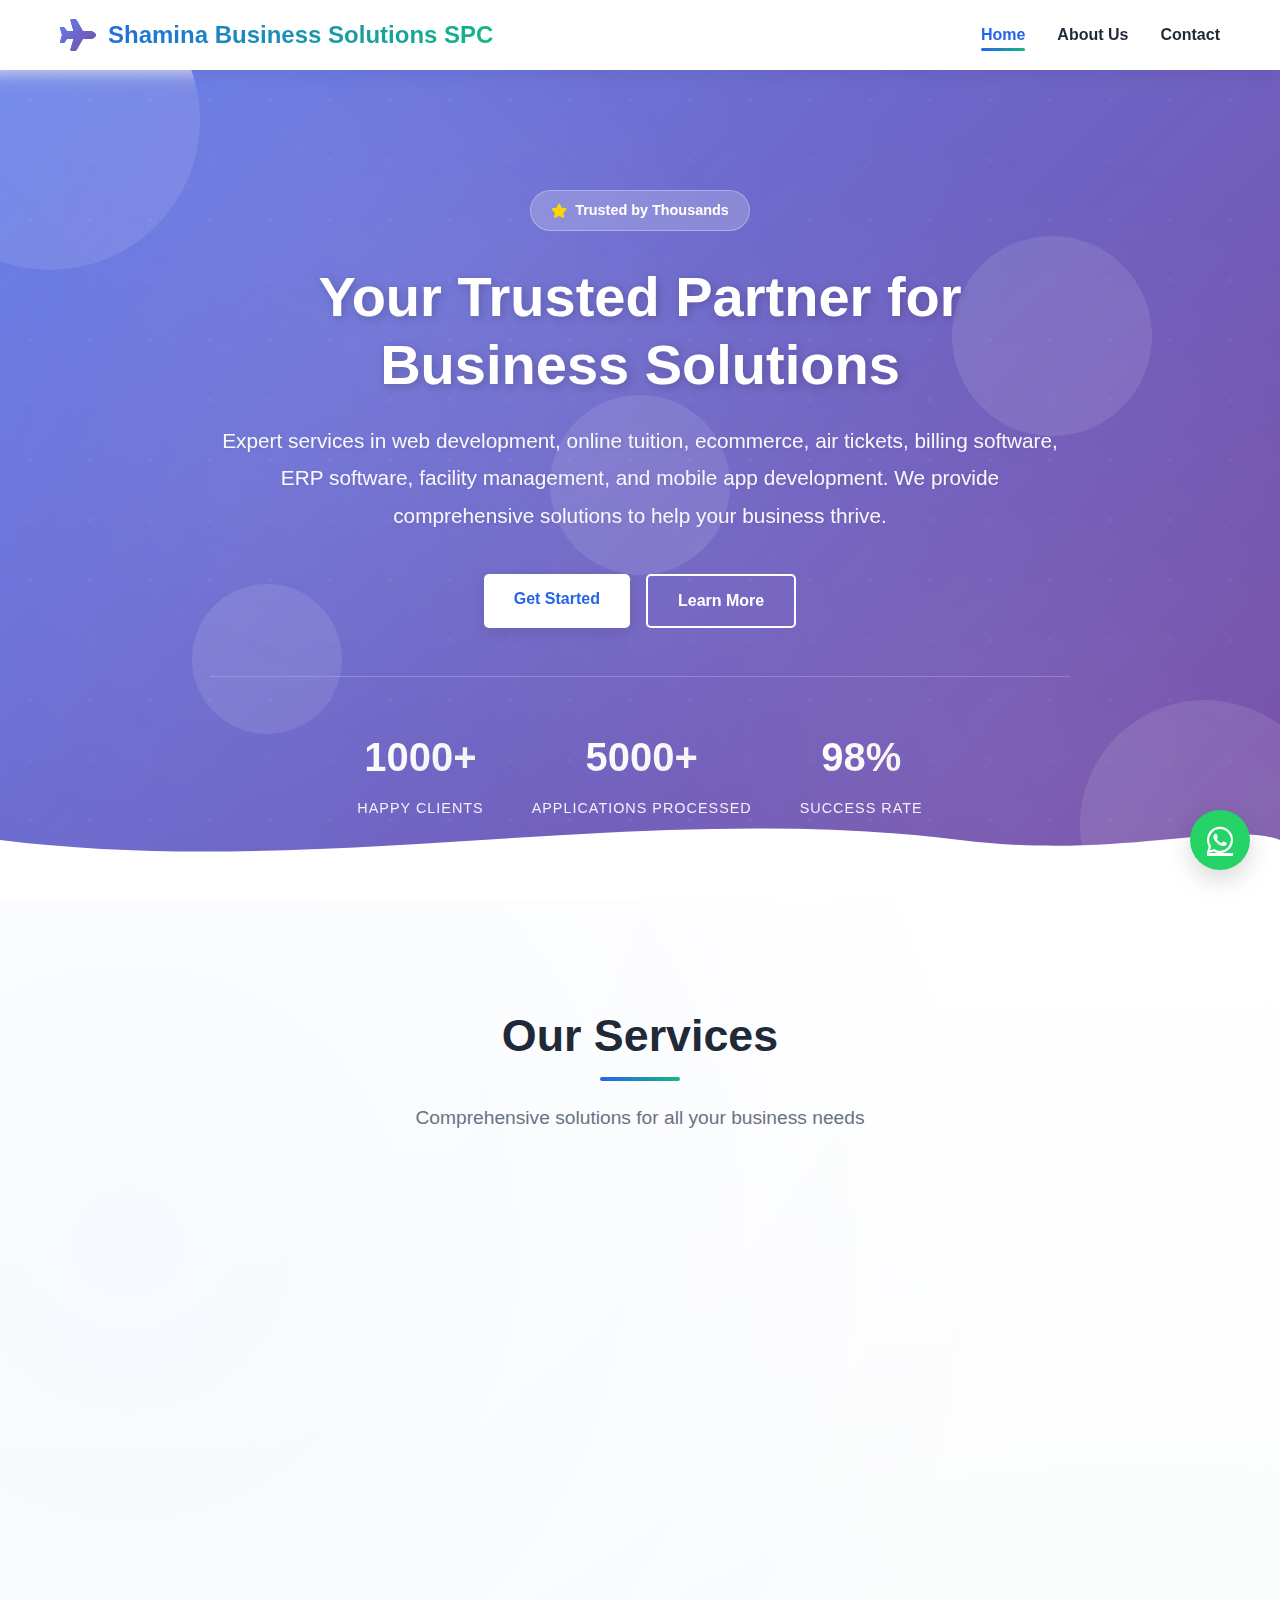
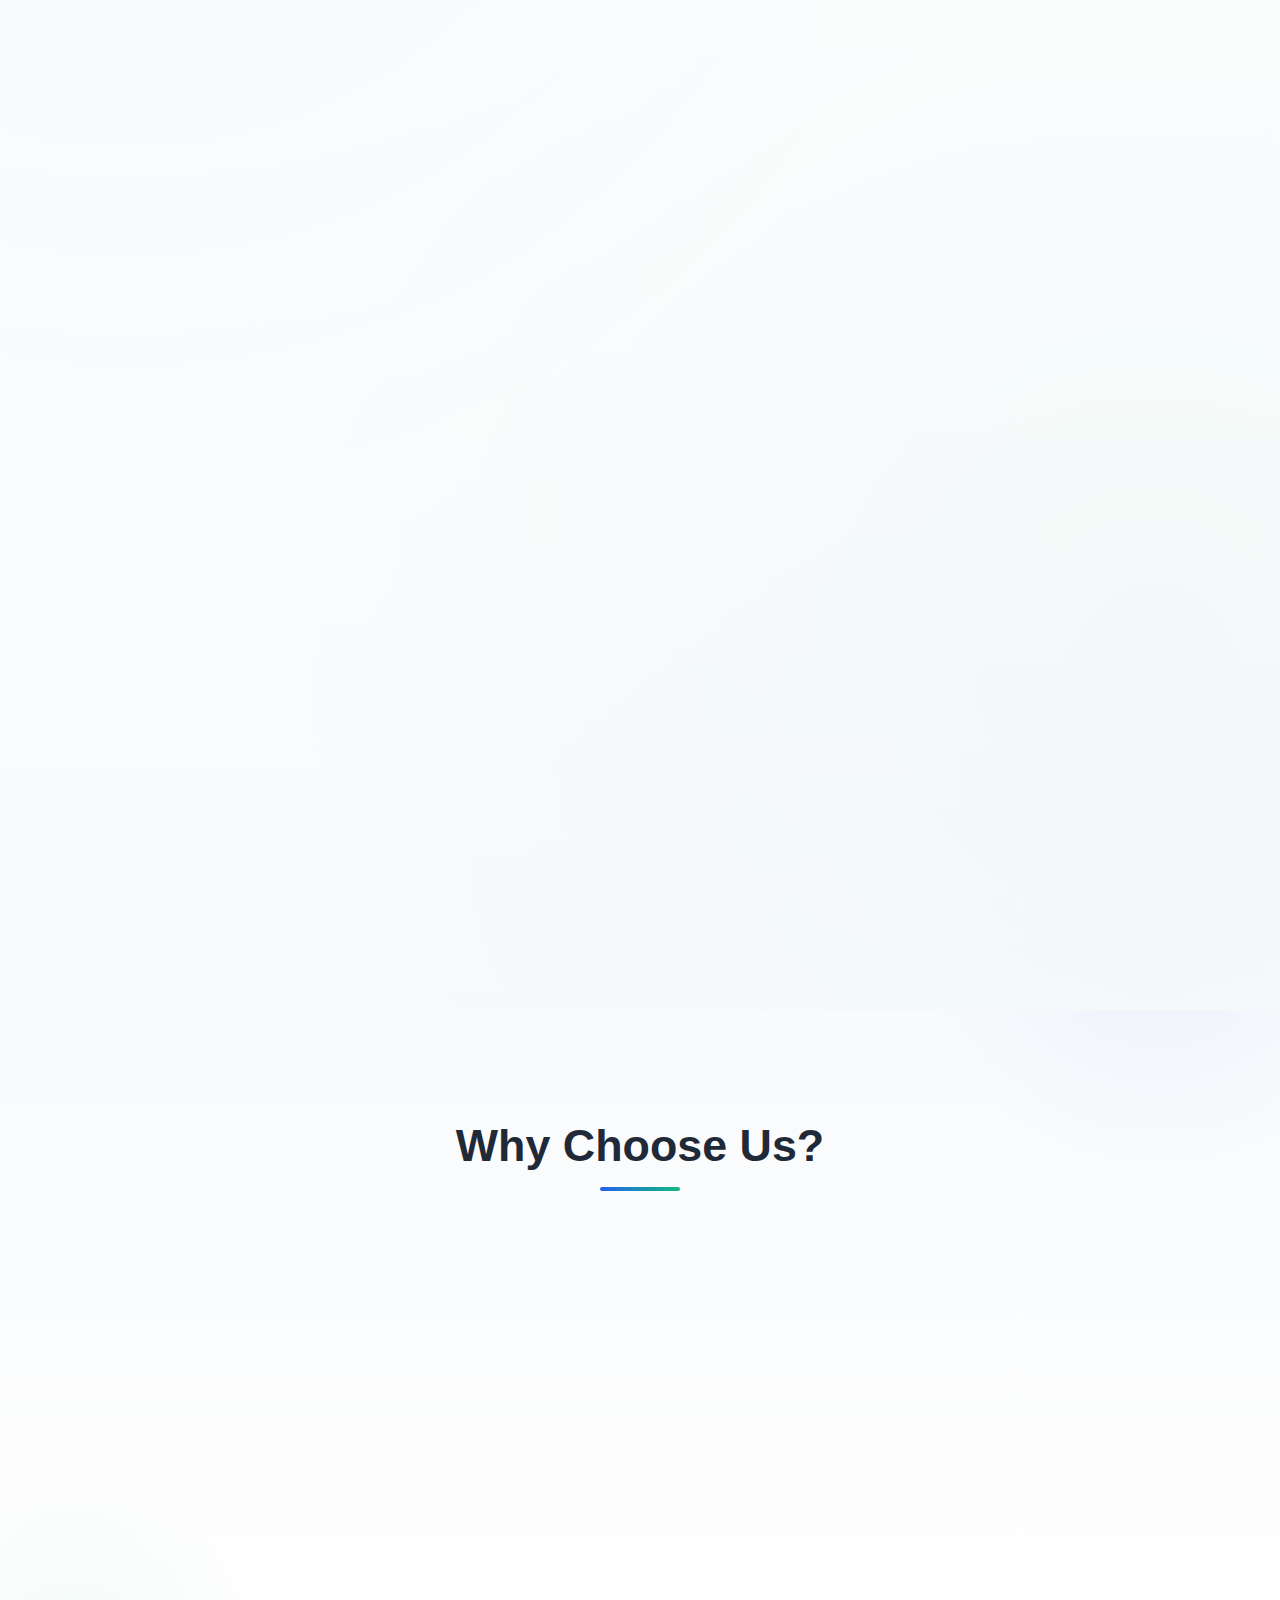
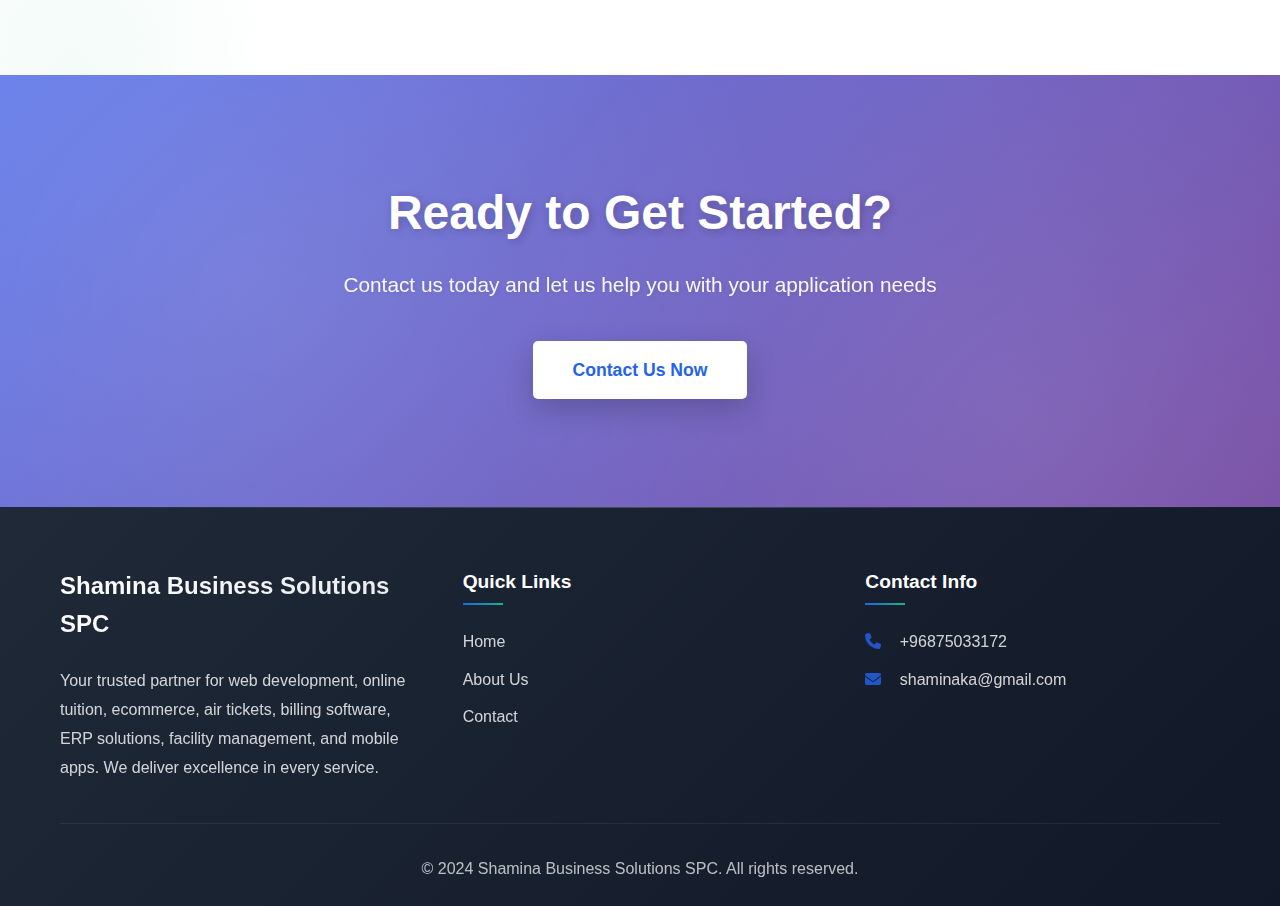
<file: index.html>
<!DOCTYPE html>
<html lang="en">
<head>
    <meta charset="UTF-8">
    <meta name="viewport" content="width=device-width, initial-scale=1.0">
    <title>Shamina Business Solutions SPC - Your Trusted Application Consultancy</title>
    <link rel="stylesheet" href="styles.css">
    <link rel="stylesheet" href="https://cdnjs.cloudflare.com/ajax/libs/font-awesome/6.4.0/css/all.min.css">
</head>
<body>
    <!-- Navigation -->
    <nav class="navbar">
        <div class="container">
            <div class="nav-wrapper">
                <div class="logo">
                    <i class="fas fa-plane"></i>
                    <span>Shamina Business Solutions SPC</span>
                </div>
                <ul class="nav-menu" id="navMenu">
                    <li><a href="index.html" class="active">Home</a></li>
                    <li><a href="about.html">About Us</a></li>
                    <li><a href="contact.html">Contact</a></li>
                </ul>
                <div class="hamburger" id="hamburger">
                    <span></span>
                    <span></span>
                    <span></span>
                </div>
            </div>
        </div>
    </nav>

    <!-- Hero Section -->
    <section class="hero">
        <div class="hero-background">
            <div class="hero-shapes">
                <div class="shape shape-1"></div>
                <div class="shape shape-2"></div>
                <div class="shape shape-3"></div>
                <div class="shape shape-4"></div>
                <div class="shape shape-5"></div>
            </div>
            <div class="hero-pattern"></div>
        </div>
        <div class="hero-overlay"></div>
        <div class="container">
            <div class="hero-content">
                <div class="hero-badge">
                    <i class="fas fa-star"></i>
                    <span>Trusted by Thousands</span>
                </div>
                <h1>Your Trusted Partner for Business Solutions</h1>
                <p>Expert services in web development, online tuition, ecommerce, air tickets, billing software, ERP software, facility management, and mobile app development. We provide comprehensive solutions to help your business thrive.</p>
                <div class="hero-buttons">
                    <a href="contact.html" class="btn btn-primary">Get Started</a>
                    <a href="about.html" class="btn btn-secondary">Learn More</a>
                </div>
                <div class="hero-stats">
                    <div class="stat-item">
                        <div class="stat-number">1000+</div>
                        <div class="stat-label">Happy Clients</div>
                    </div>
                    <div class="stat-item">
                        <div class="stat-number">5000+</div>
                        <div class="stat-label">Applications Processed</div>
                    </div>
                    <div class="stat-item">
                        <div class="stat-number">98%</div>
                        <div class="stat-label">Success Rate</div>
                    </div>
                </div>
            </div>
        </div>
        <div class="hero-wave">
            <svg viewBox="0 0 1200 120" preserveAspectRatio="none">
                <path d="M0,60 C300,100 600,20 900,60 C1050,80 1150,40 1200,60 L1200,120 L0,120 Z" fill="white"></path>
            </svg>
        </div>
    </section>

    <!-- Services Section -->
    <section class="services">
        <div class="container">
            <h2 class="section-title">Our Services</h2>
            <p class="section-subtitle">Comprehensive solutions for all your business needs</p>
            <div class="services-grid">
                <div class="service-card">
                    <div class="service-icon">
                        <i class="fas fa-code"></i>
                    </div>
                    <h3>Web Developing</h3>
                    <p>Professional web development services to create stunning, responsive websites tailored to your business needs. From design to deployment, we've got you covered.</p>
                </div>
                <div class="service-card">
                    <div class="service-icon">
                        <i class="fas fa-graduation-cap"></i>
                    </div>
                    <h3>Online Tuition</h3>
                    <p>Expert online tutoring services for students up to high school across various subjects. Learn from qualified instructors in a flexible, interactive online environment.</p>
                </div>
                <div class="service-card">
                    <div class="service-icon">
                        <i class="fas fa-shopping-cart"></i>
                    </div>
                    <h3>Ecommerce</h3>
                    <p>Complete ecommerce solutions to set up and manage your online store. We help you sell products and services online with ease.</p>
                </div>
                <div class="service-card">
                    <div class="service-icon">
                        <i class="fas fa-plane-departure"></i>
                    </div>
                    <h3>Air Tickets</h3>
                    <p>Book domestic and international flights with ease. We help you find the best deals and handle all booking procedures.</p>
                </div>
                <div class="service-card">
                    <div class="service-icon">
                        <i class="fas fa-file-invoice-dollar"></i>
                    </div>
                    <h3>Billing Software</h3>
                    <p>Streamline your invoicing and billing processes with our advanced billing software solutions. Manage payments, track expenses, and generate reports effortlessly.</p>
                </div>
                <div class="service-card">
                    <div class="service-icon">
                        <i class="fas fa-network-wired"></i>
                    </div>
                    <h3>ERP Software</h3>
                    <p>Comprehensive Enterprise Resource Planning solutions to integrate and automate your business processes. Enhance efficiency across all departments.</p>
                </div>
                <div class="service-card">
                    <div class="service-icon">
                        <i class="fas fa-building"></i>
                    </div>
                    <h3>Facility Management Software</h3>
                    <p>Optimize your facility operations with our comprehensive management software. Track maintenance, manage assets, visitor management system, and improve overall facility efficiency.</p>
                </div>
                <div class="service-card">
                    <div class="service-icon">
                        <i class="fas fa-mobile-alt"></i>
                    </div>
                    <h3>Mobile App Development</h3>
                    <p>Custom mobile application development for iOS and Android platforms. Transform your business idea into a powerful mobile app with seamless user experience.</p>
                </div>
            </div>
        </div>
    </section>

    <!-- Why Choose Us Section -->
    <section class="why-choose-us">
        <div class="container">
            <h2 class="section-title">Why Choose Us?</h2>
            <div class="features-grid">
                <div class="feature-item">
                    <i class="fas fa-check-circle"></i>
                    <h4>Expert Guidance</h4>
                    <p>Years of experience in handling various online applications</p>
                </div>
                <div class="feature-item">
                    <i class="fas fa-clock"></i>
                    <h4>Quick Processing</h4>
                    <p>Fast and efficient service to save your valuable time</p>
                </div>
                <div class="feature-item">
                    <i class="fas fa-shield-alt"></i>
                    <h4>Secure & Reliable</h4>
                    <p>Your information is safe with us. We maintain strict confidentiality</p>
                </div>
                <div class="feature-item">
                    <i class="fas fa-handshake"></i>
                    <h4>Customer Support</h4>
                    <p>Dedicated support team available to assist you anytime</p>
                </div>
            </div>
        </div>
    </section>

    <!-- CTA Section -->
    <section class="cta">
        <div class="container">
            <h2>Ready to Get Started?</h2>
            <p>Contact us today and let us help you with your application needs</p>
            <a href="contact.html" class="btn btn-primary btn-large">Contact Us Now</a>
        </div>
    </section>

    <!-- Footer -->
    <footer class="footer">
        <div class="container">
            <div class="footer-content">
                <div class="footer-section">
                    <h3>Shamina Business Solutions SPC</h3>
                    <p>Your trusted partner for web development, online tuition, ecommerce, air tickets, billing software, ERP solutions, facility management, and mobile apps. We deliver excellence in every service.</p>
                </div>
                <div class="footer-section">
                    <h4>Quick Links</h4>
                    <ul>
                        <li><a href="index.html">Home</a></li>
                        <li><a href="about.html">About Us</a></li>
                        <li><a href="contact.html">Contact</a></li>
                    </ul>
                </div>
                <div class="footer-section">
                    <h4>Contact Info</h4>
                    <ul>
                        <li><i class="fas fa-phone"></i> +96875033172</li>
                        <li><i class="fas fa-envelope"></i> shaminaka@gmail.com</li>
                    </ul>
                </div>
            </div>
            <div class="footer-bottom">
                <p>&copy; 2024 Shamina Business Solutions SPC. All rights reserved.</p>
            </div>
        </div>
    </footer>

    <!-- WhatsApp Floating Button -->
    <a href="https://wa.me/96875033172?text=Hello!%20I%20need%20help%20with%20your%20services." class="whatsapp-float" target="_blank" aria-label="Chat on WhatsApp">
        <i class="fab fa-whatsapp"></i>
    </a>

    <script src="script.js"></script>
</body>
</html>
</file>
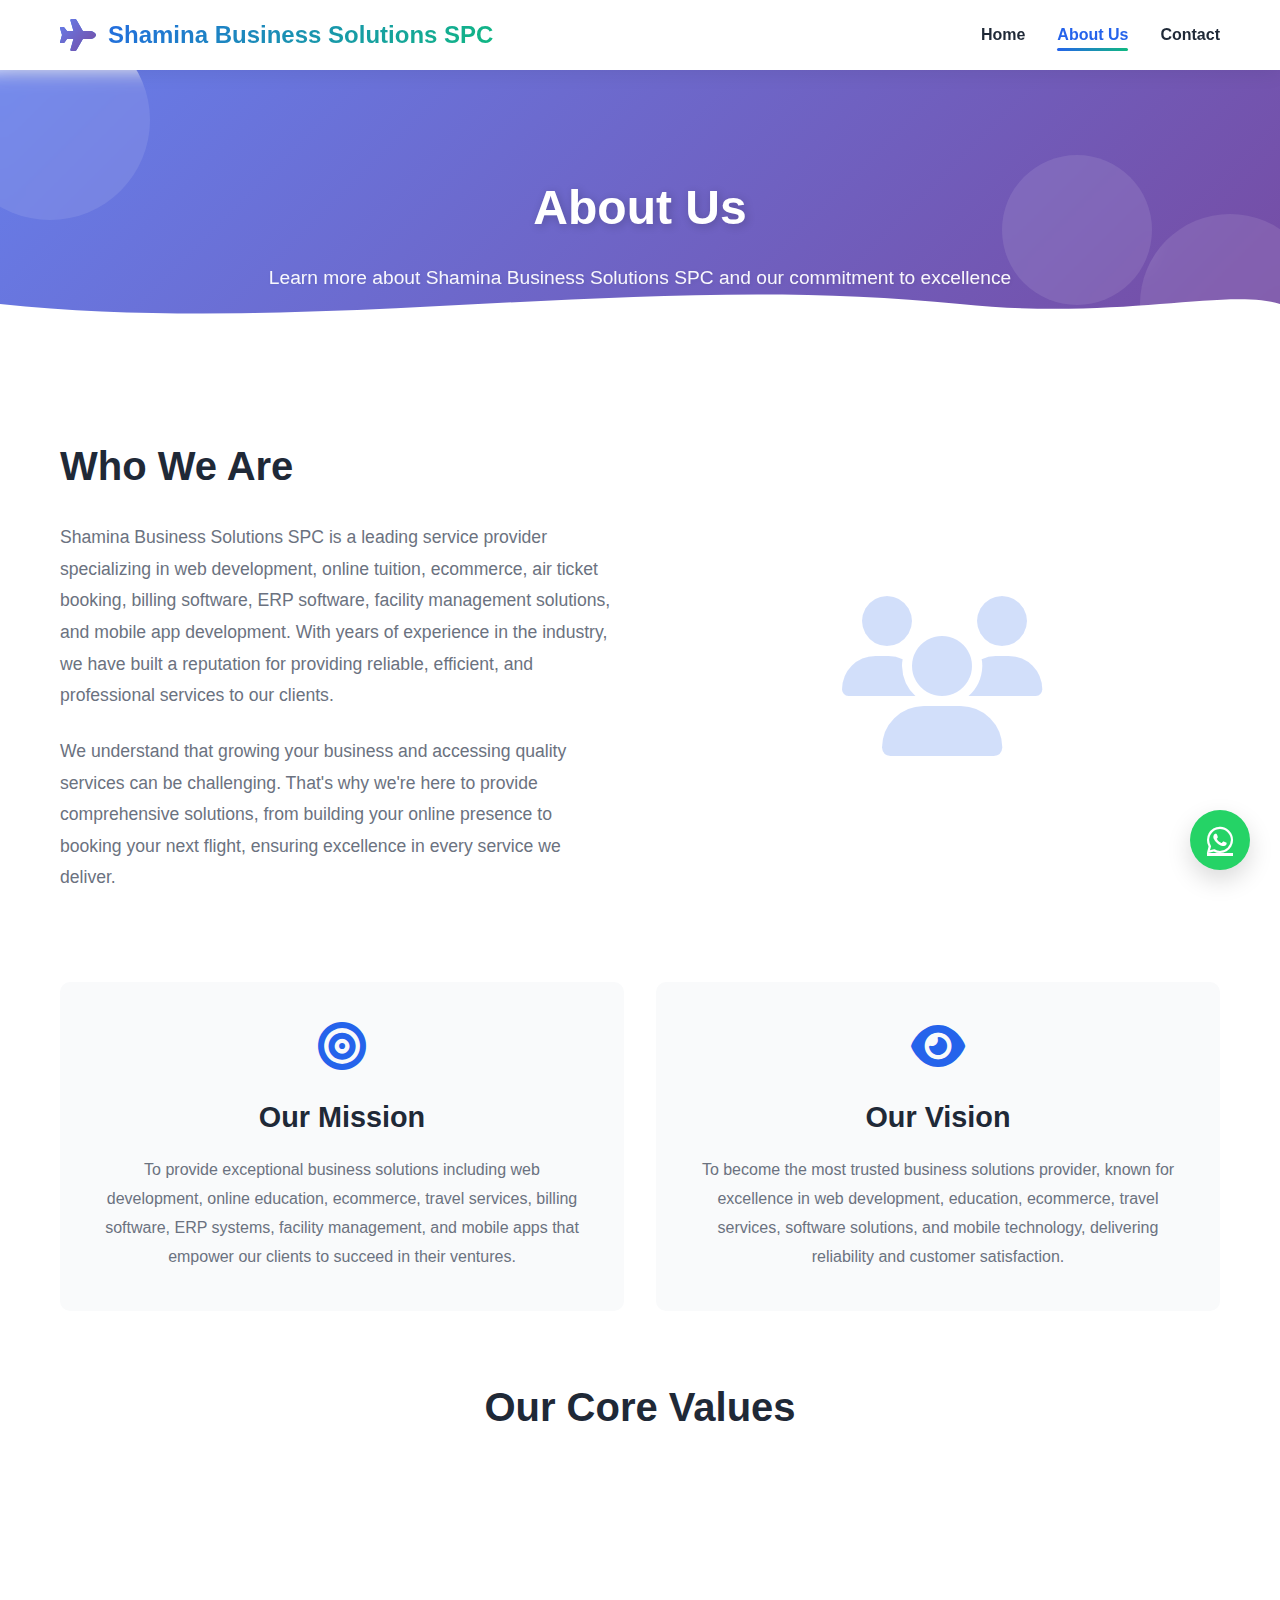
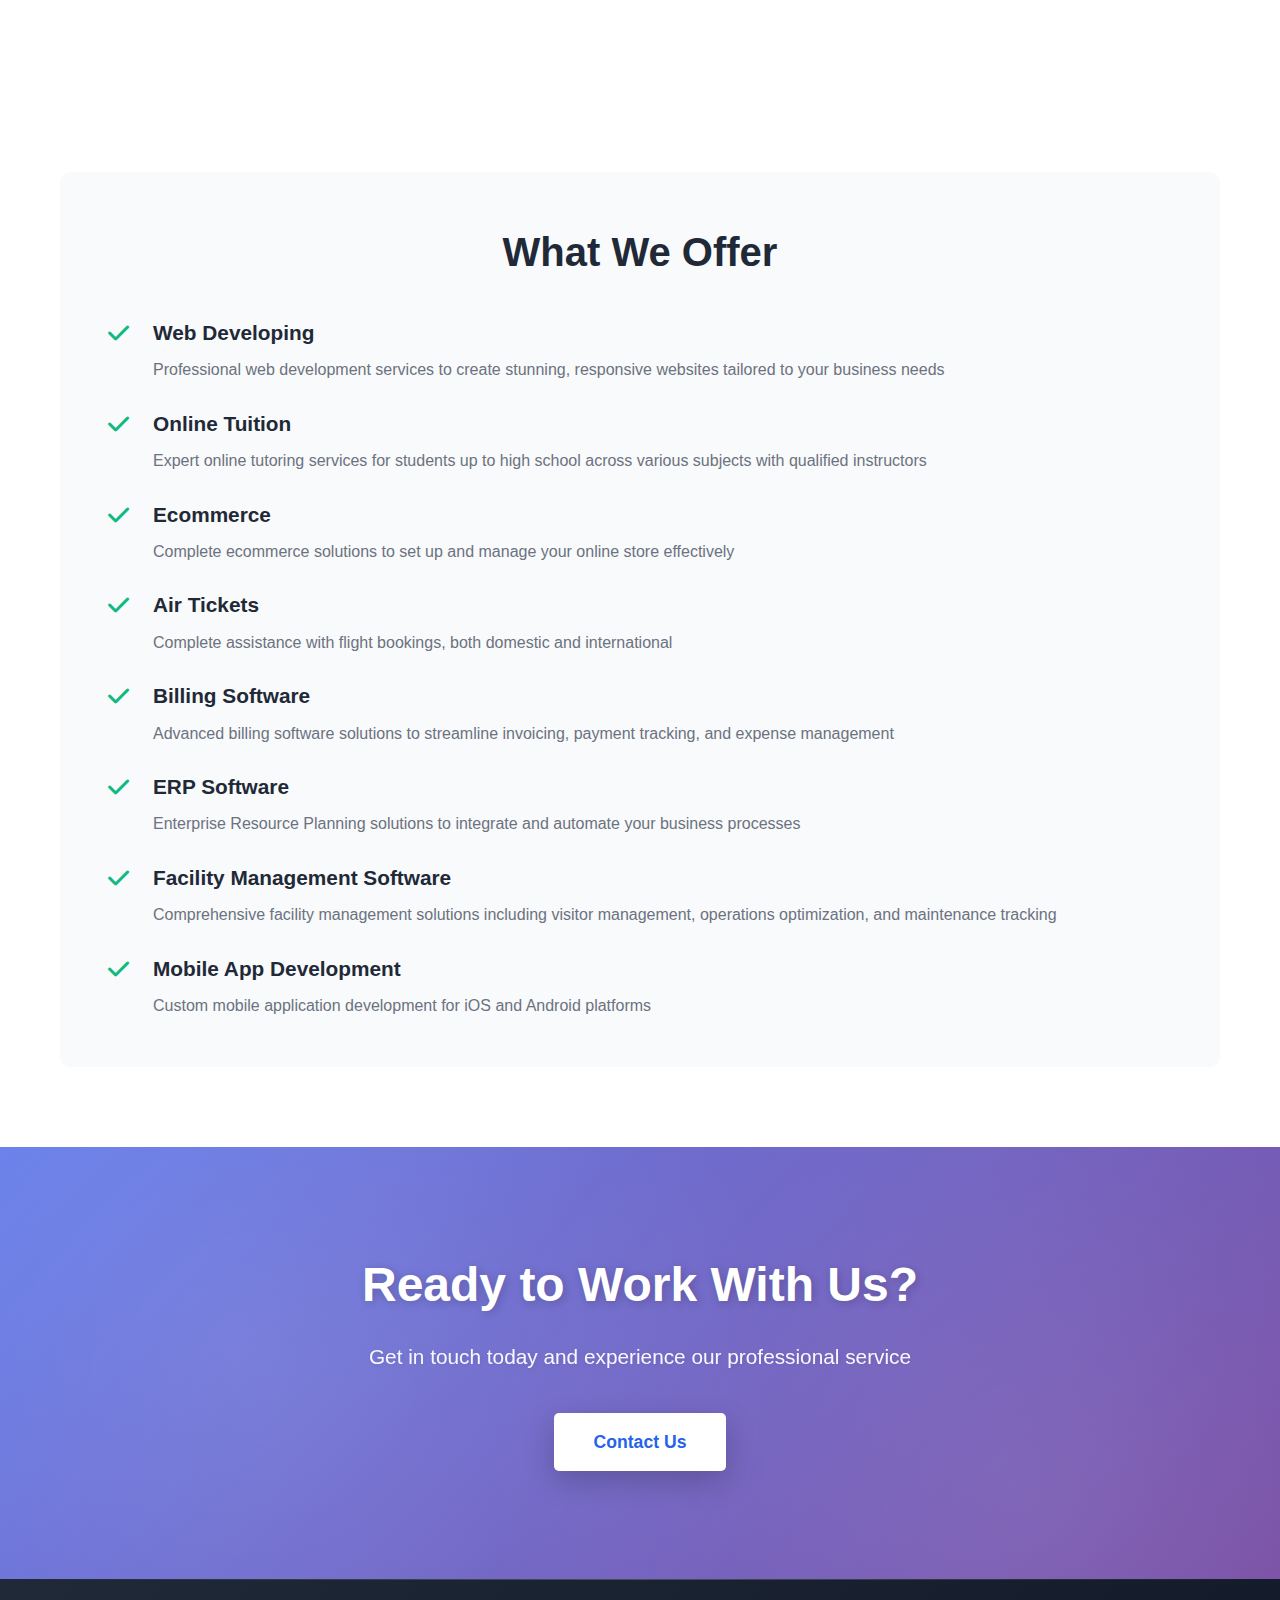
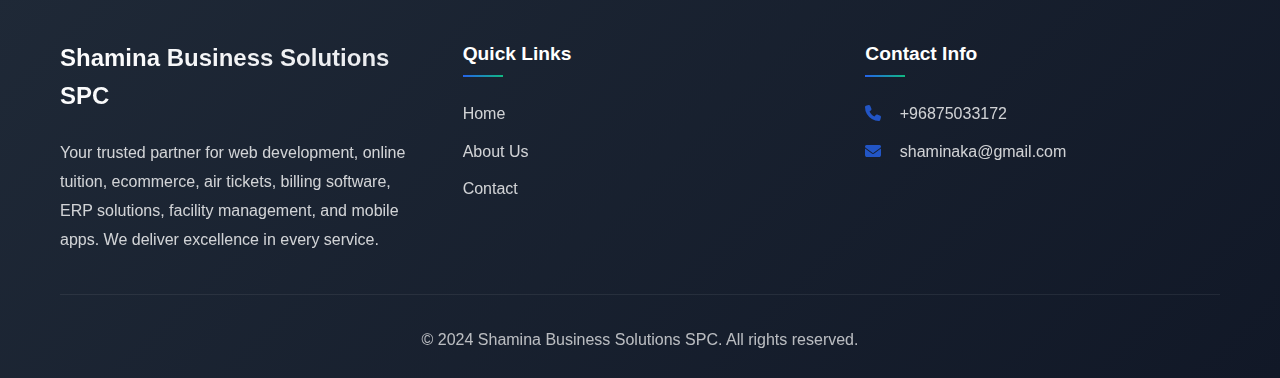
<file: about.html>
<!DOCTYPE html>
<html lang="en">
<head>
    <meta charset="UTF-8">
    <meta name="viewport" content="width=device-width, initial-scale=1.0">
    <title>About Us - Shamina Business Solutions SPC</title>
    <link rel="stylesheet" href="styles.css">
    <link rel="stylesheet" href="https://cdnjs.cloudflare.com/ajax/libs/font-awesome/6.4.0/css/all.min.css">
</head>
<body>
    <!-- Navigation -->
    <nav class="navbar">
        <div class="container">
            <div class="nav-wrapper">
                <div class="logo">
                    <i class="fas fa-plane"></i>
                    <span>Shamina Business Solutions SPC</span>
                </div>
                <ul class="nav-menu" id="navMenu">
                    <li><a href="index.html">Home</a></li>
                    <li><a href="about.html" class="active">About Us</a></li>
                    <li><a href="contact.html">Contact</a></li>
                </ul>
                <div class="hamburger" id="hamburger">
                    <span></span>
                    <span></span>
                    <span></span>
                </div>
            </div>
        </div>
    </nav>

    <!-- Page Header -->
    <section class="page-header">
        <div class="page-header-background">
            <div class="page-header-shapes">
                <div class="page-shape page-shape-1"></div>
                <div class="page-shape page-shape-2"></div>
                <div class="page-shape page-shape-3"></div>
            </div>
        </div>
        <div class="container">
            <h1>About Us</h1>
            <p>Learn more about Shamina Business Solutions SPC and our commitment to excellence</p>
        </div>
        <div class="page-header-wave">
            <svg viewBox="0 0 1200 120" preserveAspectRatio="none">
                <path d="M0,60 C300,100 600,20 900,60 C1050,80 1150,40 1200,60 L1200,120 L0,120 Z" fill="white"></path>
            </svg>
        </div>
    </section>

    <!-- About Content -->
    <section class="about-content">
        <div class="container">
            <div class="about-wrapper">
                <div class="about-text">
                    <h2>Who We Are</h2>
                    <p>Shamina Business Solutions SPC is a leading service provider specializing in web development, online tuition, ecommerce, air ticket booking, billing software, ERP software, facility management solutions, and mobile app development. With years of experience in the industry, we have built a reputation for providing reliable, efficient, and professional services to our clients.</p>
                    <p>We understand that growing your business and accessing quality services can be challenging. That's why we're here to provide comprehensive solutions, from building your online presence to booking your next flight, ensuring excellence in every service we deliver.</p>
                </div>
                <div class="about-image">
                    <i class="fas fa-users"></i>
                </div>
            </div>

            <div class="mission-vision">
                <div class="mission-card">
                    <i class="fas fa-bullseye"></i>
                    <h3>Our Mission</h3>
                    <p>To provide exceptional business solutions including web development, online education, ecommerce, travel services, billing software, ERP systems, facility management, and mobile apps that empower our clients to succeed in their ventures.</p>
                </div>
                <div class="vision-card">
                    <i class="fas fa-eye"></i>
                    <h3>Our Vision</h3>
                    <p>To become the most trusted business solutions provider, known for excellence in web development, education, ecommerce, travel services, software solutions, and mobile technology, delivering reliability and customer satisfaction.</p>
                </div>
            </div>

            <div class="values-section">
                <h2>Our Core Values</h2>
                <div class="values-grid">
                    <div class="value-item">
                        <i class="fas fa-star"></i>
                        <h4>Excellence</h4>
                        <p>We strive for excellence in every service we provide</p>
                    </div>
                    <div class="value-item">
                        <i class="fas fa-heart"></i>
                        <h4>Integrity</h4>
                        <p>Honest and transparent in all our dealings</p>
                    </div>
                    <div class="value-item">
                        <i class="fas fa-users-cog"></i>
                        <h4>Customer Focus</h4>
                        <p>Your satisfaction is our top priority</p>
                    </div>
                    <div class="value-item">
                        <i class="fas fa-lightbulb"></i>
                        <h4>Innovation</h4>
                        <p>Continuously improving our services and processes</p>
                    </div>
                </div>
            </div>

            <div class="services-overview">
                <h2>What We Offer</h2>
                <div class="services-list">
                    <div class="service-item">
                        <i class="fas fa-check"></i>
                        <div>
                            <h4>Web Developing</h4>
                            <p>Professional web development services to create stunning, responsive websites tailored to your business needs</p>
                        </div>
                    </div>
                    <div class="service-item">
                        <i class="fas fa-check"></i>
                        <div>
                            <h4>Online Tuition</h4>
                            <p>Expert online tutoring services for students up to high school across various subjects with qualified instructors</p>
                        </div>
                    </div>
                    <div class="service-item">
                        <i class="fas fa-check"></i>
                        <div>
                            <h4>Ecommerce</h4>
                            <p>Complete ecommerce solutions to set up and manage your online store effectively</p>
                        </div>
                    </div>
                    <div class="service-item">
                        <i class="fas fa-check"></i>
                        <div>
                            <h4>Air Tickets</h4>
                            <p>Complete assistance with flight bookings, both domestic and international</p>
                        </div>
                    </div>
                    <div class="service-item">
                        <i class="fas fa-check"></i>
                        <div>
                            <h4>Billing Software</h4>
                            <p>Advanced billing software solutions to streamline invoicing, payment tracking, and expense management</p>
                        </div>
                    </div>
                    <div class="service-item">
                        <i class="fas fa-check"></i>
                        <div>
                            <h4>ERP Software</h4>
                            <p>Enterprise Resource Planning solutions to integrate and automate your business processes</p>
                        </div>
                    </div>
                    <div class="service-item">
                        <i class="fas fa-check"></i>
                        <div>
                            <h4>Facility Management Software</h4>
                            <p>Comprehensive facility management solutions including visitor management, operations optimization, and maintenance tracking</p>
                        </div>
                    </div>
                    <div class="service-item">
                        <i class="fas fa-check"></i>
                        <div>
                            <h4>Mobile App Development</h4>
                            <p>Custom mobile application development for iOS and Android platforms</p>
                        </div>
                    </div>
                </div>
            </div>
        </div>
    </section>

    <!-- CTA Section -->
    <section class="cta">
        <div class="container">
            <h2>Ready to Work With Us?</h2>
            <p>Get in touch today and experience our professional service</p>
            <a href="contact.html" class="btn btn-primary btn-large">Contact Us</a>
        </div>
    </section>

    <!-- Footer -->
    <footer class="footer">
        <div class="container">
            <div class="footer-content">
                <div class="footer-section">
                    <h3>Shamina Business Solutions SPC</h3>
                    <p>Your trusted partner for web development, online tuition, ecommerce, air tickets, billing software, ERP solutions, facility management, and mobile apps. We deliver excellence in every service.</p>
                </div>
                <div class="footer-section">
                    <h4>Quick Links</h4>
                    <ul>
                        <li><a href="index.html">Home</a></li>
                        <li><a href="about.html">About Us</a></li>
                        <li><a href="contact.html">Contact</a></li>
                    </ul>
                </div>
                <div class="footer-section">
                    <h4>Contact Info</h4>
                    <ul>
                        <li><i class="fas fa-phone"></i> +96875033172</li>
                        <li><i class="fas fa-envelope"></i> shaminaka@gmail.com</li>
                    </ul>
                </div>
            </div>
            <div class="footer-bottom">
                <p>&copy; 2024 Shamina Business Solutions SPC. All rights reserved.</p>
            </div>
        </div>
    </footer>

    <!-- WhatsApp Floating Button -->
    <a href="https://wa.me/96875033172?text=Hello!%20I%20need%20help%20with%20your%20services." class="whatsapp-float" target="_blank" aria-label="Chat on WhatsApp">
        <i class="fab fa-whatsapp"></i>
    </a>

    <script src="script.js"></script>
</body>
</html>
</file>
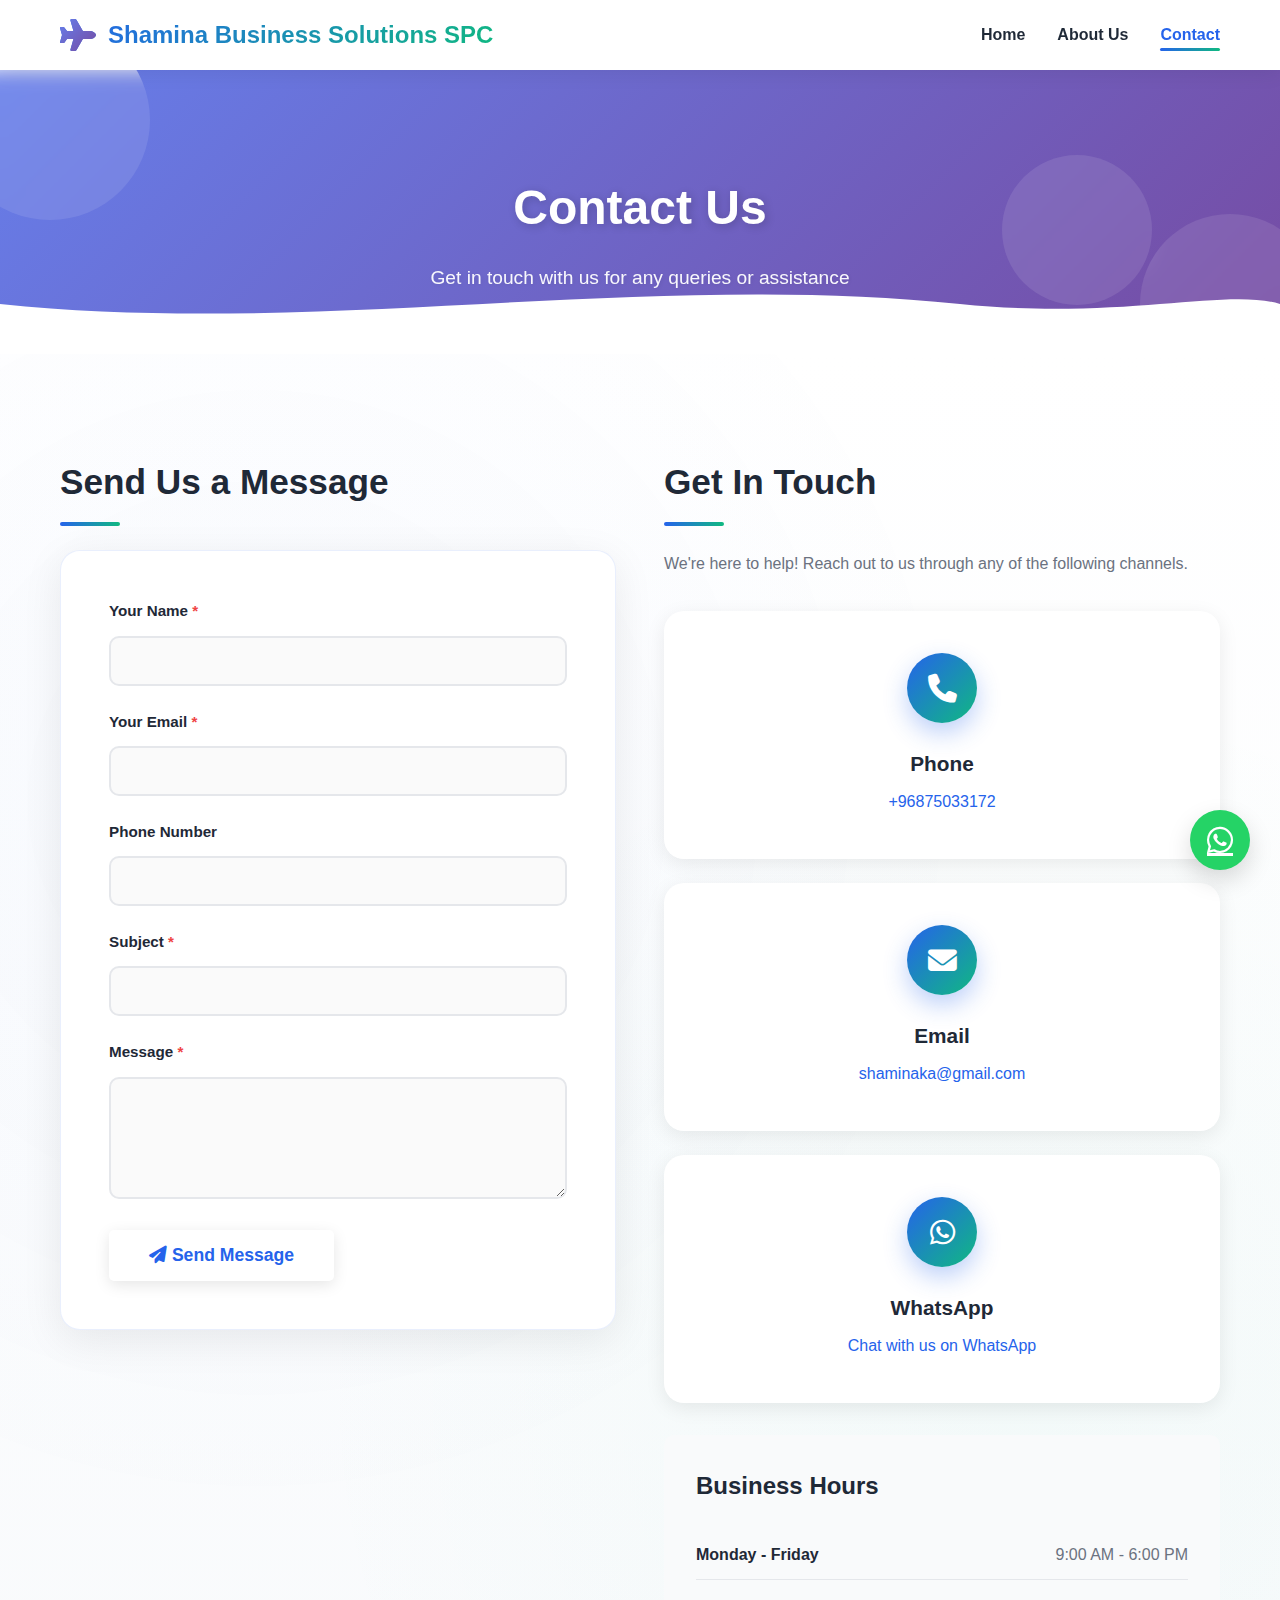
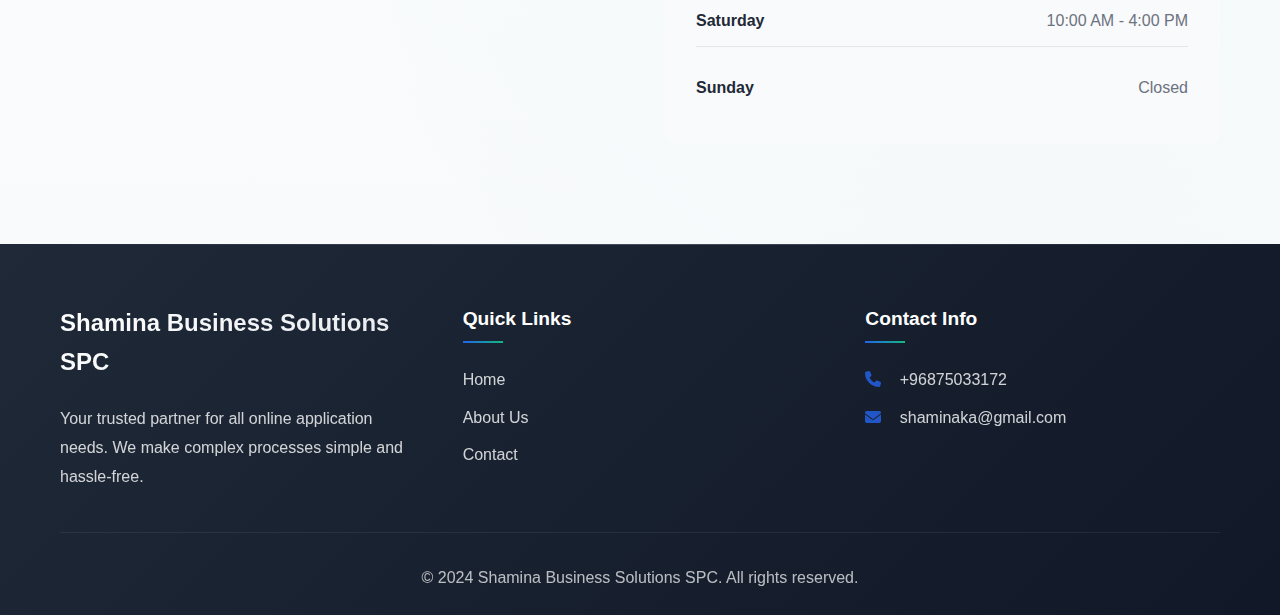
<file: contact.html>
<!DOCTYPE html>
<html lang="en">
<head>
    <meta charset="UTF-8">
    <meta name="viewport" content="width=device-width, initial-scale=1.0">
    <title>Contact Us - Shamina Business Solutions SPC</title>
    <link rel="stylesheet" href="styles.css">
    <link rel="stylesheet" href="https://cdnjs.cloudflare.com/ajax/libs/font-awesome/6.4.0/css/all.min.css">
</head>
<body>
    <!-- Navigation -->
    <nav class="navbar">
        <div class="container">
            <div class="nav-wrapper">
                <div class="logo">
                    <i class="fas fa-plane"></i>
                    <span>Shamina Business Solutions SPC</span>
                </div>
                <ul class="nav-menu" id="navMenu">
                    <li><a href="index.html">Home</a></li>
                    <li><a href="about.html">About Us</a></li>
                    <li><a href="contact.html" class="active">Contact</a></li>
                </ul>
                <div class="hamburger" id="hamburger">
                    <span></span>
                    <span></span>
                    <span></span>
                </div>
            </div>
        </div>
    </nav>

    <!-- Page Header -->
    <section class="page-header">
        <div class="page-header-background">
            <div class="page-header-shapes">
                <div class="page-shape page-shape-1"></div>
                <div class="page-shape page-shape-2"></div>
                <div class="page-shape page-shape-3"></div>
            </div>
        </div>
        <div class="container">
            <h1>Contact Us</h1>
            <p>Get in touch with us for any queries or assistance</p>
        </div>
        <div class="page-header-wave">
            <svg viewBox="0 0 1200 120" preserveAspectRatio="none">
                <path d="M0,60 C300,100 600,20 900,60 C1050,80 1150,40 1200,60 L1200,120 L0,120 Z" fill="white"></path>
            </svg>
        </div>
    </section>

    <!-- Contact Section -->
    <section class="contact-section">
        <div class="container">
            <div class="contact-wrapper">
                <!-- Contact Form -->
                <div class="contact-form-container">
                    <h2>Send Us a Message</h2>
                    <form id="contactForm" class="contact-form">
                        <div class="form-group">
                            <label for="name">Your Name <span>*</span></label>
                            <input type="text" id="name" name="name" required>
                        </div>
                        <div class="form-group">
                            <label for="email">Your Email <span>*</span></label>
                            <input type="email" id="email" name="email" required>
                        </div>
                        <div class="form-group">
                            <label for="phone">Phone Number</label>
                            <input type="tel" id="phone" name="phone">
                        </div>
                        <div class="form-group">
                            <label for="subject">Subject <span>*</span></label>
                            <input type="text" id="subject" name="subject" required>
                        </div>
                        <div class="form-group">
                            <label for="message">Message <span>*</span></label>
                            <textarea id="message" name="message" rows="5" required></textarea>
                        </div>
                        <button type="submit" class="btn btn-primary btn-large">
                            <i class="fas fa-paper-plane"></i> Send Message
                        </button>
                        <div id="formMessage" class="form-message"></div>
                    </form>
                </div>

                <!-- Contact Info -->
                <div class="contact-info-container">
                    <h2>Get In Touch</h2>
                    <p>We're here to help! Reach out to us through any of the following channels.</p>
                    
                    <div class="contact-info-cards">
                        <div class="contact-info-card">
                            <div class="contact-icon">
                                <i class="fas fa-phone"></i>
                            </div>
                            <h3>Phone</h3>
                            <p><a href="tel:+96875033172">+96875033172</a></p>
                        </div>
                        
                        <div class="contact-info-card">
                            <div class="contact-icon">
                                <i class="fas fa-envelope"></i>
                            </div>
                            <h3>Email</h3>
                            <p><a href="mailto:shaminaanvar@gmail.com">shaminaka@gmail.com</a></p>
                        </div>
                        
                        <div class="contact-info-card">
                            <div class="contact-icon">
                                <i class="fab fa-whatsapp"></i>
                            </div>
                            <h3>WhatsApp</h3>
                            <p><a href="https://wa.me/916238099055?text=Hello!%20I%20need%20help%20with%20an%20application." target="_blank">Chat with us on WhatsApp</a></p>
                        </div>
                    </div>

                    <div class="business-hours">
                        <h3>Business Hours</h3>
                        <div class="hours-list">
                            <div class="hours-item">
                                <span>Monday - Friday</span>
                                <span>9:00 AM - 6:00 PM</span>
                            </div>
                            <div class="hours-item">
                                <span>Saturday</span>
                                <span>10:00 AM - 4:00 PM</span>
                            </div>
                            <div class="hours-item">
                                <span>Sunday</span>
                                <span>Closed</span>
                            </div>
                        </div>
                    </div>
                </div>
            </div>
        </div>
    </section>

    <!-- Footer -->
    <footer class="footer">
        <div class="container">
            <div class="footer-content">
                <div class="footer-section">
                    <h3>Shamina Business Solutions SPC</h3>
                    <p>Your trusted partner for all online application needs. We make complex processes simple and hassle-free.</p>
                </div>
                <div class="footer-section">
                    <h4>Quick Links</h4>
                    <ul>
                        <li><a href="index.html">Home</a></li>
                        <li><a href="about.html">About Us</a></li>
                        <li><a href="contact.html">Contact</a></li>
                    </ul>
                </div>
                <div class="footer-section">
                    <h4>Contact Info</h4>
                    <ul>
                        <li><i class="fas fa-phone"></i> +96875033172</li>
                        <li><i class="fas fa-envelope"></i> shaminaka@gmail.com</li>
                    </ul>
                </div>
            </div>
            <div class="footer-bottom">
                <p>&copy; 2024 Shamina Business Solutions SPC. All rights reserved.</p>
            </div>
        </div>
    </footer>

    <!-- WhatsApp Floating Button -->
    <a href="https://wa.me/916238099055?text=Hello!%20I%20need%20help%20with%20an%20application." class="whatsapp-float" target="_blank" aria-label="Chat on WhatsApp">
        <i class="fab fa-whatsapp"></i>
    </a>

    <script src="script.js"></script>
</body>
</html>
</file>
<file: styles.css>
/* Reset and Base Styles */
* {
    margin: 0;
    padding: 0;
    box-sizing: border-box;
}

:root {
    --primary-color: #2563eb;
    --primary-dark: #1e40af;
    --secondary-color: #10b981;
    --text-dark: #1f2937;
    --text-light: #6b7280;
    --bg-light: #f9fafb;
    --white: #ffffff;
    --shadow: 0 4px 6px rgba(0, 0, 0, 0.1);
    --shadow-lg: 0 10px 25px rgba(0, 0, 0, 0.15);
}

body {
    font-family: 'Segoe UI', Tahoma, Geneva, Verdana, sans-serif;
    line-height: 1.6;
    color: var(--text-dark);
    overflow-x: hidden;
}

.container {
    max-width: 1200px;
    margin: 0 auto;
    padding: 0 20px;
}

/* Navigation */
.navbar {
    background: rgba(255, 255, 255, 0.95);
    backdrop-filter: blur(10px);
    box-shadow: 0 2px 20px rgba(0, 0, 0, 0.08);
    position: sticky;
    top: 0;
    z-index: 1000;
    padding: 1rem 0;
    transition: all 0.3s;
}

.nav-wrapper {
    display: flex;
    justify-content: space-between;
    align-items: center;
}

.logo {
    display: flex;
    align-items: center;
    gap: 12px;
    font-size: 1.5rem;
    font-weight: 800;
    background: linear-gradient(135deg, var(--primary-color), var(--secondary-color));
    -webkit-background-clip: text;
    -webkit-text-fill-color: transparent;
    background-clip: text;
    transition: transform 0.3s;
}

.logo:hover {
    transform: scale(1.05);
}

.logo i {
    font-size: 2rem;
    background: linear-gradient(135deg, #667eea, #764ba2);
    -webkit-background-clip: text;
    -webkit-text-fill-color: transparent;
    background-clip: text;
    animation: float 3s ease-in-out infinite;
}

.nav-menu {
    display: flex;
    list-style: none;
    gap: 2rem;
    align-items: center;
}

.nav-menu a {
    text-decoration: none;
    color: var(--text-dark);
    font-weight: 600;
    transition: all 0.3s;
    position: relative;
    padding: 0.5rem 0;
}

.nav-menu a::before {
    content: '';
    position: absolute;
    bottom: 0;
    left: 0;
    width: 0;
    height: 3px;
    background: linear-gradient(90deg, var(--primary-color), var(--secondary-color));
    border-radius: 2px;
    transition: width 0.3s;
}

.nav-menu a:hover::before,
.nav-menu a.active::before {
    width: 100%;
}

.nav-menu a:hover,
.nav-menu a.active {
    color: var(--primary-color);
    transform: translateY(-2px);
}

.hamburger {
    display: none;
    flex-direction: column;
    cursor: pointer;
    gap: 5px;
}

.hamburger span {
    width: 25px;
    height: 3px;
    background: var(--text-dark);
    transition: 0.3s;
}

/* Hero Section */
.hero {
    background: linear-gradient(135deg, #667eea 0%, #764ba2 25%, #f093fb 50%, #4facfe 75%, #00f2fe 100%);
    background-size: 400% 400%;
    animation: gradientShift 15s ease infinite;
    color: var(--white);
    padding: 120px 0 80px;
    position: relative;
    overflow: hidden;
    min-height: 90vh;
    display: flex;
    align-items: center;
}

@keyframes gradientShift {
    0% { background-position: 0% 50%; }
    50% { background-position: 100% 50%; }
    100% { background-position: 0% 50%; }
}

.hero-background {
    position: absolute;
    top: 0;
    left: 0;
    right: 0;
    bottom: 0;
    overflow: hidden;
}

.hero-shapes {
    position: absolute;
    width: 100%;
    height: 100%;
}

.shape {
    position: absolute;
    border-radius: 50%;
    background: rgba(255, 255, 255, 0.1);
    backdrop-filter: blur(10px);
    animation: float 20s infinite ease-in-out;
}

.shape-1 {
    width: 300px;
    height: 300px;
    top: -100px;
    left: -100px;
    animation-delay: 0s;
}

.shape-2 {
    width: 200px;
    height: 200px;
    top: 20%;
    right: 10%;
    animation-delay: 2s;
}

.shape-3 {
    width: 150px;
    height: 150px;
    bottom: 20%;
    left: 15%;
    animation-delay: 4s;
}

.shape-4 {
    width: 250px;
    height: 250px;
    bottom: -50px;
    right: -50px;
    animation-delay: 6s;
}

.shape-5 {
    width: 180px;
    height: 180px;
    top: 50%;
    left: 50%;
    transform: translate(-50%, -50%);
    animation-delay: 8s;
}

@keyframes float {
    0%, 100% {
        transform: translate(0, 0) rotate(0deg);
    }
    25% {
        transform: translate(30px, -30px) rotate(90deg);
    }
    50% {
        transform: translate(-20px, 20px) rotate(180deg);
    }
    75% {
        transform: translate(20px, 30px) rotate(270deg);
    }
}

.hero-pattern {
    position: absolute;
    top: 0;
    left: 0;
    right: 0;
    bottom: 0;
    background-image: 
        radial-gradient(circle at 20% 50%, rgba(255, 255, 255, 0.1) 0%, transparent 50%),
        radial-gradient(circle at 80% 80%, rgba(255, 255, 255, 0.1) 0%, transparent 50%),
        radial-gradient(circle at 40% 20%, rgba(255, 255, 255, 0.05) 0%, transparent 50%);
    opacity: 0.6;
}

.hero-overlay {
    position: absolute;
    top: 0;
    left: 0;
    right: 0;
    bottom: 0;
    background: 
        linear-gradient(45deg, transparent 30%, rgba(255, 255, 255, 0.05) 50%, transparent 70%),
        url('data:image/svg+xml,<svg width="60" height="60" xmlns="http://www.w3.org/2000/svg"><defs><pattern id="dots" width="60" height="60" patternUnits="userSpaceOnUse"><circle cx="30" cy="30" r="2" fill="rgba(255,255,255,0.1)"/></pattern></defs><rect width="60" height="60" fill="url(%23dots)"/></svg>');
    opacity: 0.4;
}

.hero-content {
    position: relative;
    z-index: 2;
    text-align: center;
    max-width: 900px;
    margin: 0 auto;
    padding: 0 20px;
}

.hero-badge {
    display: inline-flex;
    align-items: center;
    gap: 8px;
    background: rgba(255, 255, 255, 0.2);
    backdrop-filter: blur(10px);
    padding: 8px 20px;
    border-radius: 50px;
    margin-bottom: 2rem;
    font-size: 0.9rem;
    font-weight: 600;
    border: 1px solid rgba(255, 255, 255, 0.3);
    animation: fadeInUp 0.6s ease;
}

.hero-badge i {
    color: #ffd700;
    animation: spin 3s linear infinite;
}

@keyframes spin {
    from { transform: rotate(0deg); }
    to { transform: rotate(360deg); }
}

.hero-content h1 {
    font-size: 3.5rem;
    margin-bottom: 1.5rem;
    animation: fadeInUp 0.8s ease;
    font-weight: 800;
    text-shadow: 2px 2px 10px rgba(0, 0, 0, 0.2);
    line-height: 1.2;
}

.hero-content p {
    font-size: 1.3rem;
    margin-bottom: 2.5rem;
    opacity: 0.95;
    animation: fadeInUp 1s ease;
    line-height: 1.8;
    text-shadow: 1px 1px 5px rgba(0, 0, 0, 0.1);
}

.hero-buttons {
    display: flex;
    gap: 1rem;
    justify-content: center;
    flex-wrap: wrap;
    animation: fadeInUp 1.2s ease;
    margin-bottom: 3rem;
}

.hero-stats {
    display: flex;
    justify-content: center;
    gap: 3rem;
    flex-wrap: wrap;
    margin-top: 3rem;
    padding-top: 3rem;
    border-top: 1px solid rgba(255, 255, 255, 0.2);
    animation: fadeInUp 1.4s ease;
}

.stat-item {
    text-align: center;
}

.stat-number {
    font-size: 2.5rem;
    font-weight: 800;
    margin-bottom: 0.5rem;
    background: linear-gradient(135deg, #fff 0%, #f0f0f0 100%);
    -webkit-background-clip: text;
    -webkit-text-fill-color: transparent;
    background-clip: text;
}

.stat-label {
    font-size: 0.9rem;
    opacity: 0.9;
    text-transform: uppercase;
    letter-spacing: 1px;
}

.hero-wave {
    position: absolute;
    bottom: 0;
    left: 0;
    width: 100%;
    height: 120px;
    z-index: 1;
}

.hero-wave svg {
    width: 100%;
    height: 100%;
    fill: var(--white);
}

/* Buttons */
.btn {
    padding: 12px 30px;
    border: none;
    border-radius: 5px;
    font-size: 1rem;
    font-weight: 600;
    cursor: pointer;
    text-decoration: none;
    display: inline-block;
    transition: all 0.3s;
}

.btn-primary {
    background: var(--white);
    color: var(--primary-color);
    position: relative;
    overflow: hidden;
    box-shadow: 0 4px 15px rgba(0, 0, 0, 0.1);
}

.btn-primary::after {
    content: '';
    position: absolute;
    top: 50%;
    left: 50%;
    width: 0;
    height: 0;
    border-radius: 50%;
    background: rgba(37, 99, 235, 0.1);
    transform: translate(-50%, -50%);
    transition: width 0.6s, height 0.6s;
}

.btn-primary:hover::after {
    width: 300px;
    height: 300px;
}

.btn-primary:hover {
    background: var(--bg-light);
    transform: translateY(-3px);
    box-shadow: 0 8px 25px rgba(0, 0, 0, 0.15);
}

.btn-secondary {
    background: transparent;
    color: var(--white);
    border: 2px solid var(--white);
    position: relative;
    overflow: hidden;
}

.btn-secondary::before {
    content: '';
    position: absolute;
    top: 0;
    left: -100%;
    width: 100%;
    height: 100%;
    background: var(--white);
    transition: left 0.3s;
    z-index: -1;
}

.btn-secondary:hover::before {
    left: 0;
}

.btn-secondary:hover {
    color: var(--primary-color);
    border-color: var(--white);
    transform: translateY(-3px);
    box-shadow: 0 8px 25px rgba(255, 255, 255, 0.2);
}

.btn-large {
    padding: 15px 40px;
    font-size: 1.1rem;
}

/* Services Section */
.services {
    padding: 100px 0;
    background: linear-gradient(180deg, var(--white) 0%, #f8fafc 100%);
    position: relative;
    overflow: hidden;
}

.services::before {
    content: '';
    position: absolute;
    top: 0;
    left: 0;
    right: 0;
    bottom: 0;
    background-image: 
        radial-gradient(circle at 10% 20%, rgba(37, 99, 235, 0.03) 0%, transparent 50%),
        radial-gradient(circle at 90% 80%, rgba(16, 185, 129, 0.03) 0%, transparent 50%);
    pointer-events: none;
}

.section-title {
    text-align: center;
    font-size: 2.8rem;
    margin-bottom: 1rem;
    color: var(--text-dark);
    position: relative;
    font-weight: 800;
}

.section-title::after {
    content: '';
    position: absolute;
    bottom: -10px;
    left: 50%;
    transform: translateX(-50%);
    width: 80px;
    height: 4px;
    background: linear-gradient(90deg, var(--primary-color), var(--secondary-color));
    border-radius: 2px;
}

.section-subtitle {
    text-align: center;
    font-size: 1.2rem;
    color: var(--text-light);
    margin-bottom: 4rem;
    margin-top: 2rem;
    font-weight: 400;
}

.services-grid {
    display: grid;
    grid-template-columns: repeat(auto-fit, minmax(270px, 1fr));
    gap: 2.5rem;
    margin-top: 4rem;
    position: relative;
    z-index: 1;
}

.service-card {
    background: var(--white);
    padding: 2.5rem 2rem;
    border-radius: 20px;
    box-shadow: 0 10px 30px rgba(0, 0, 0, 0.08);
    text-align: center;
    transition: all 0.4s cubic-bezier(0.175, 0.885, 0.32, 1.275);
    position: relative;
    overflow: hidden;
    border: 1px solid rgba(37, 99, 235, 0.1);
}

.service-card::before {
    content: '';
    position: absolute;
    top: 0;
    left: -100%;
    width: 100%;
    height: 100%;
    background: linear-gradient(90deg, transparent, rgba(255, 255, 255, 0.4), transparent);
    transition: left 0.5s;
}

.service-card:hover::before {
    left: 100%;
}

.service-card:hover {
    transform: translateY(-10px) scale(1.02);
    box-shadow: 0 20px 40px rgba(37, 99, 235, 0.15);
    border-color: var(--primary-color);
}

.service-icon {
    width: 90px;
    height: 90px;
    margin: 0 auto 1.5rem;
    background: linear-gradient(135deg, #667eea 0%, #764ba2 100%);
    border-radius: 50%;
    display: flex;
    align-items: center;
    justify-content: center;
    color: var(--white);
    font-size: 2.2rem;
    position: relative;
    transition: all 0.4s;
    box-shadow: 0 10px 25px rgba(102, 126, 234, 0.3);
}

.service-card:nth-child(2) .service-icon {
    background: linear-gradient(135deg, #f093fb 0%, #f5576c 100%);
    box-shadow: 0 10px 25px rgba(245, 87, 108, 0.3);
}

.service-card:nth-child(3) .service-icon {
    background: linear-gradient(135deg, #4facfe 0%, #00f2fe 100%);
    box-shadow: 0 10px 25px rgba(79, 172, 254, 0.3);
}

.service-card:nth-child(4) .service-icon {
    background: linear-gradient(135deg, #43e97b 0%, #38f9d7 100%);
    box-shadow: 0 10px 25px rgba(67, 233, 123, 0.3);
}

.service-card:nth-child(5) .service-icon {
    background: linear-gradient(135deg, #fa709a 0%, #fee140 100%);
    box-shadow: 0 10px 25px rgba(250, 112, 154, 0.3);
}

.service-card:nth-child(6) .service-icon {
    background: linear-gradient(135deg, #30cfd0 0%, #330867 100%);
    box-shadow: 0 10px 25px rgba(48, 207, 208, 0.3);
}

.service-card:nth-child(7) .service-icon {
    background: linear-gradient(135deg, #a8edea 0%, #fed6e3 100%);
    box-shadow: 0 10px 25px rgba(168, 237, 234, 0.3);
}

.service-card:nth-child(8) .service-icon {
    background: linear-gradient(135deg, #ff9a56 0%, #ff6a88 100%);
    box-shadow: 0 10px 25px rgba(255, 154, 86, 0.3);
}

.service-card:hover .service-icon {
    transform: rotateY(360deg) scale(1.1);
    box-shadow: 0 15px 35px rgba(102, 126, 234, 0.4);
}

.service-card h3 {
    font-size: 1.6rem;
    margin-bottom: 1rem;
    color: var(--text-dark);
    font-weight: 700;
    transition: color 0.3s;
}

.service-card:hover h3 {
    color: var(--primary-color);
}

.service-card p {
    color: var(--text-light);
    line-height: 1.8;
    font-size: 1rem;
}

/* Why Choose Us */
.why-choose-us {
    padding: 100px 0;
    background: linear-gradient(180deg, #f8fafc 0%, var(--white) 100%);
    position: relative;
    overflow: hidden;
}

.why-choose-us::before {
    content: '';
    position: absolute;
    top: -50%;
    right: -10%;
    width: 500px;
    height: 500px;
    background: radial-gradient(circle, rgba(37, 99, 235, 0.05) 0%, transparent 70%);
    border-radius: 50%;
}

.why-choose-us::after {
    content: '';
    position: absolute;
    bottom: -30%;
    left: -10%;
    width: 400px;
    height: 400px;
    background: radial-gradient(circle, rgba(16, 185, 129, 0.05) 0%, transparent 70%);
    border-radius: 50%;
}

.features-grid {
    display: grid;
    grid-template-columns: repeat(auto-fit, minmax(250px, 1fr));
    gap: 2.5rem;
    margin-top: 4rem;
    position: relative;
    z-index: 1;
}

.feature-item {
    text-align: center;
    padding: 2.5rem 2rem;
    background: var(--white);
    border-radius: 20px;
    transition: all 0.4s;
    position: relative;
    box-shadow: 0 5px 20px rgba(0, 0, 0, 0.05);
    border: 2px solid transparent;
}

.feature-item::before {
    content: '';
    position: absolute;
    top: 0;
    left: 0;
    right: 0;
    bottom: 0;
    border-radius: 20px;
    padding: 2px;
    background: linear-gradient(135deg, var(--primary-color), var(--secondary-color));
    -webkit-mask: linear-gradient(#fff 0 0) content-box, linear-gradient(#fff 0 0);
    -webkit-mask-composite: xor;
    mask-composite: exclude;
    opacity: 0;
    transition: opacity 0.3s;
}

.feature-item:hover::before {
    opacity: 1;
}

.feature-item:hover {
    transform: translateY(-8px);
    box-shadow: 0 15px 35px rgba(37, 99, 235, 0.15);
}

.feature-item i {
    font-size: 3.5rem;
    background: linear-gradient(135deg, var(--primary-color), var(--secondary-color));
    -webkit-background-clip: text;
    -webkit-text-fill-color: transparent;
    background-clip: text;
    margin-bottom: 1.5rem;
    display: inline-block;
    transition: transform 0.3s;
}

.feature-item:hover i {
    transform: scale(1.2) rotate(5deg);
}

.feature-item h4 {
    font-size: 1.4rem;
    margin-bottom: 0.75rem;
    color: var(--text-dark);
    font-weight: 700;
}

.feature-item p {
    color: var(--text-light);
    line-height: 1.7;
    font-size: 1rem;
}

/* CTA Section */
.cta {
    padding: 100px 0;
    background: linear-gradient(135deg, #667eea 0%, #764ba2 25%, #f093fb 50%, #4facfe 75%, #00f2fe 100%);
    background-size: 400% 400%;
    animation: gradientShift 15s ease infinite;
    color: var(--white);
    text-align: center;
    position: relative;
    overflow: hidden;
}

.cta::before {
    content: '';
    position: absolute;
    top: 0;
    left: 0;
    right: 0;
    bottom: 0;
    background: 
        radial-gradient(circle at 20% 50%, rgba(255, 255, 255, 0.1) 0%, transparent 50%),
        radial-gradient(circle at 80% 80%, rgba(255, 255, 255, 0.1) 0%, transparent 50%);
    pointer-events: none;
}

.cta .container {
    position: relative;
    z-index: 2;
}

.cta h2 {
    font-size: 3rem;
    margin-bottom: 1rem;
    font-weight: 800;
    text-shadow: 2px 2px 10px rgba(0, 0, 0, 0.2);
}

.cta p {
    font-size: 1.3rem;
    margin-bottom: 2.5rem;
    opacity: 0.95;
    text-shadow: 1px 1px 5px rgba(0, 0, 0, 0.1);
}

.cta .btn-primary {
    background: var(--white);
    color: var(--primary-color);
    box-shadow: 0 10px 30px rgba(0, 0, 0, 0.2);
    position: relative;
    overflow: hidden;
}

.cta .btn-primary::before {
    content: '';
    position: absolute;
    top: 50%;
    left: 50%;
    width: 0;
    height: 0;
    border-radius: 50%;
    background: rgba(37, 99, 235, 0.1);
    transform: translate(-50%, -50%);
    transition: width 0.6s, height 0.6s;
}

.cta .btn-primary:hover::before {
    width: 300px;
    height: 300px;
}

.cta .btn-primary:hover {
    transform: translateY(-3px);
    box-shadow: 0 15px 40px rgba(0, 0, 0, 0.3);
}

/* Footer */
.footer {
    background: linear-gradient(135deg, #1f2937 0%, #111827 100%);
    color: var(--white);
    padding: 60px 0 25px;
    position: relative;
    overflow: hidden;
}

.footer::before {
    content: '';
    position: absolute;
    top: 0;
    left: 0;
    right: 0;
    height: 1px;
    background: linear-gradient(90deg, transparent, rgba(255, 255, 255, 0.2), transparent);
}

.footer-content {
    display: grid;
    grid-template-columns: repeat(auto-fit, minmax(250px, 1fr));
    gap: 3rem;
    margin-bottom: 2.5rem;
    position: relative;
    z-index: 1;
}

.footer-section h3 {
    margin-bottom: 1.5rem;
    font-size: 1.5rem;
    background: linear-gradient(135deg, #fff 0%, #e5e7eb 100%);
    -webkit-background-clip: text;
    -webkit-text-fill-color: transparent;
    background-clip: text;
}

.footer-section h4 {
    margin-bottom: 1.5rem;
    font-size: 1.2rem;
    color: var(--white);
    position: relative;
    padding-bottom: 0.5rem;
}

.footer-section h4::after {
    content: '';
    position: absolute;
    bottom: 0;
    left: 0;
    width: 40px;
    height: 2px;
    background: linear-gradient(90deg, var(--primary-color), var(--secondary-color));
}

.footer-section p {
    opacity: 0.8;
    line-height: 1.8;
}

.footer-section ul {
    list-style: none;
}

.footer-section ul li {
    margin-bottom: 0.75rem;
    opacity: 0.8;
    transition: all 0.3s;
}

.footer-section ul li:hover {
    opacity: 1;
    transform: translateX(5px);
}

.footer-section a {
    color: var(--white);
    text-decoration: none;
    transition: all 0.3s;
    display: inline-block;
}

.footer-section a:hover {
    color: var(--primary-color);
    transform: translateX(3px);
}

.footer-section i {
    margin-right: 10px;
    color: var(--primary-color);
    width: 20px;
}

.footer-bottom {
    text-align: center;
    padding-top: 2rem;
    border-top: 1px solid rgba(255, 255, 255, 0.1);
    opacity: 0.7;
    position: relative;
    z-index: 1;
}

/* WhatsApp Float Button */
.whatsapp-float {
    position: fixed;
    width: 60px;
    height: 60px;
    bottom: 30px;
    right: 30px;
    background: #25d366;
    color: var(--white);
    border-radius: 50%;
    text-align: center;
    font-size: 30px;
    box-shadow: var(--shadow-lg);
    z-index: 1000;
    display: flex;
    align-items: center;
    justify-content: center;
    transition: transform 0.3s, box-shadow 0.3s;
    animation: pulse 2s infinite;
}

.whatsapp-float:hover {
    transform: scale(1.1);
    box-shadow: 0 15px 30px rgba(37, 211, 102, 0.4);
}

@keyframes pulse {
    0% {
        box-shadow: 0 0 0 0 rgba(37, 211, 102, 0.7);
    }
    70% {
        box-shadow: 0 0 0 10px rgba(37, 211, 102, 0);
    }
    100% {
        box-shadow: 0 0 0 0 rgba(37, 211, 102, 0);
    }
}

/* Page Header */
.page-header {
    background: linear-gradient(135deg, #667eea 0%, #764ba2 25%, #f093fb 50%, #4facfe 75%, #00f2fe 100%);
    background-size: 400% 400%;
    animation: gradientShift 15s ease infinite;
    color: var(--white);
    padding: 100px 0 60px;
    text-align: center;
    position: relative;
    overflow: hidden;
}

.page-header-background {
    position: absolute;
    top: 0;
    left: 0;
    right: 0;
    bottom: 0;
    overflow: hidden;
}

.page-header-shapes {
    position: absolute;
    width: 100%;
    height: 100%;
}

.page-shape {
    position: absolute;
    border-radius: 50%;
    background: rgba(255, 255, 255, 0.1);
    backdrop-filter: blur(10px);
    animation: float 15s infinite ease-in-out;
}

.page-shape-1 {
    width: 200px;
    height: 200px;
    top: -50px;
    left: -50px;
    animation-delay: 0s;
}

.page-shape-2 {
    width: 150px;
    height: 150px;
    top: 30%;
    right: 10%;
    animation-delay: 2s;
}

.page-shape-3 {
    width: 180px;
    height: 180px;
    bottom: -40px;
    right: -40px;
    animation-delay: 4s;
}

.page-header .container {
    position: relative;
    z-index: 2;
}

.page-header h1 {
    font-size: 3rem;
    margin-bottom: 1rem;
    font-weight: 800;
    text-shadow: 2px 2px 10px rgba(0, 0, 0, 0.2);
    animation: fadeInUp 0.8s ease;
}

.page-header p {
    font-size: 1.2rem;
    opacity: 0.95;
    text-shadow: 1px 1px 5px rgba(0, 0, 0, 0.1);
    animation: fadeInUp 1s ease;
}

.page-header-wave {
    position: absolute;
    bottom: 0;
    left: 0;
    width: 100%;
    height: 100px;
    z-index: 1;
}

.page-header-wave svg {
    width: 100%;
    height: 100%;
    fill: var(--white);
}

/* About Page */
.about-content {
    padding: 80px 0;
}

.about-wrapper {
    display: grid;
    grid-template-columns: 1fr 1fr;
    gap: 3rem;
    align-items: center;
    margin-bottom: 4rem;
}

.about-text h2 {
    font-size: 2.5rem;
    margin-bottom: 1.5rem;
    color: var(--text-dark);
}

.about-text p {
    color: var(--text-light);
    margin-bottom: 1.5rem;
    line-height: 1.8;
    font-size: 1.1rem;
}

.about-image {
    text-align: center;
}

.about-image i {
    font-size: 10rem;
    color: var(--primary-color);
    opacity: 0.2;
}

.mission-vision {
    display: grid;
    grid-template-columns: repeat(auto-fit, minmax(300px, 1fr));
    gap: 2rem;
    margin-bottom: 4rem;
}

.mission-card,
.vision-card {
    background: var(--bg-light);
    padding: 2.5rem;
    border-radius: 10px;
    text-align: center;
}

.mission-card i,
.vision-card i {
    font-size: 3rem;
    color: var(--primary-color);
    margin-bottom: 1.5rem;
}

.mission-card h3,
.vision-card h3 {
    font-size: 1.8rem;
    margin-bottom: 1rem;
    color: var(--text-dark);
}

.mission-card p,
.vision-card p {
    color: var(--text-light);
    line-height: 1.8;
}

.values-section {
    margin-bottom: 4rem;
}

.values-section h2 {
    text-align: center;
    font-size: 2.5rem;
    margin-bottom: 3rem;
    color: var(--text-dark);
}

.values-grid {
    display: grid;
    grid-template-columns: repeat(auto-fit, minmax(250px, 1fr));
    gap: 2rem;
}

.value-item {
    text-align: center;
    padding: 2rem;
}

.value-item i {
    font-size: 3rem;
    color: var(--primary-color);
    margin-bottom: 1rem;
}

.value-item h4 {
    font-size: 1.3rem;
    margin-bottom: 0.5rem;
    color: var(--text-dark);
}

.value-item p {
    color: var(--text-light);
}

.services-overview {
    background: var(--bg-light);
    padding: 3rem;
    border-radius: 10px;
}

.services-overview h2 {
    font-size: 2.5rem;
    margin-bottom: 2rem;
    color: var(--text-dark);
    text-align: center;
}

.services-list {
    display: flex;
    flex-direction: column;
    gap: 1.5rem;
}

.service-item {
    display: flex;
    gap: 1.5rem;
    align-items: flex-start;
}

.service-item i {
    color: var(--secondary-color);
    font-size: 1.5rem;
    margin-top: 5px;
}

.service-item h4 {
    font-size: 1.3rem;
    margin-bottom: 0.5rem;
    color: var(--text-dark);
}

.service-item p {
    color: var(--text-light);
}

/* Contact Page */
.contact-section {
    padding: 100px 0;
    background: linear-gradient(180deg, var(--white) 0%, #f8fafc 100%);
    position: relative;
}

.contact-section::before {
    content: '';
    position: absolute;
    top: 0;
    left: 0;
    right: 0;
    bottom: 0;
    background-image: 
        radial-gradient(circle at 20% 30%, rgba(37, 99, 235, 0.03) 0%, transparent 50%),
        radial-gradient(circle at 80% 70%, rgba(16, 185, 129, 0.03) 0%, transparent 50%);
    pointer-events: none;
}

.contact-wrapper {
    display: grid;
    grid-template-columns: 1fr 1fr;
    gap: 3rem;
    position: relative;
    z-index: 1;
}

.contact-form-container h2,
.contact-info-container h2 {
    font-size: 2.2rem;
    margin-bottom: 1.5rem;
    color: var(--text-dark);
    font-weight: 800;
    position: relative;
    padding-bottom: 1rem;
}

.contact-form-container h2::after,
.contact-info-container h2::after {
    content: '';
    position: absolute;
    bottom: 0;
    left: 0;
    width: 60px;
    height: 4px;
    background: linear-gradient(90deg, var(--primary-color), var(--secondary-color));
    border-radius: 2px;
}

.contact-form {
    background: var(--white);
    padding: 3rem;
    border-radius: 20px;
    box-shadow: 0 10px 40px rgba(0, 0, 0, 0.08);
    border: 1px solid rgba(37, 99, 235, 0.1);
    transition: all 0.3s;
}

.contact-form:hover {
    box-shadow: 0 15px 50px rgba(37, 99, 235, 0.12);
}

.form-group {
    margin-bottom: 1.5rem;
}

.form-group label {
    display: block;
    margin-bottom: 0.75rem;
    font-weight: 600;
    color: var(--text-dark);
    font-size: 0.95rem;
}

.form-group label span {
    color: #ef4444;
}

.form-group input,
.form-group textarea {
    width: 100%;
    padding: 14px 16px;
    border: 2px solid #e5e7eb;
    border-radius: 10px;
    font-size: 1rem;
    font-family: inherit;
    transition: all 0.3s;
    background: #fafafa;
}

.form-group input:focus,
.form-group textarea:focus {
    outline: none;
    border-color: var(--primary-color);
    background: var(--white);
    box-shadow: 0 0 0 4px rgba(37, 99, 235, 0.1);
    transform: translateY(-2px);
}

.form-group textarea {
    resize: vertical;
    min-height: 120px;
}

.form-message {
    margin-top: 1rem;
    padding: 1rem;
    border-radius: 5px;
    display: none;
}

.form-message.success {
    background: #d1fae5;
    color: #065f46;
    display: block;
}

.form-message.error {
    background: #fee2e2;
    color: #991b1b;
    display: block;
}

.contact-info-container p {
    color: var(--text-light);
    margin-bottom: 2rem;
    line-height: 1.8;
}

.contact-info-cards {
    display: flex;
    flex-direction: column;
    gap: 1.5rem;
    margin-bottom: 2rem;
}

.contact-info-card {
    background: var(--white);
    padding: 2.5rem 2rem;
    border-radius: 20px;
    text-align: center;
    box-shadow: 0 5px 20px rgba(0, 0, 0, 0.08);
    transition: all 0.4s;
    border: 2px solid transparent;
    position: relative;
    overflow: hidden;
}

.contact-info-card::before {
    content: '';
    position: absolute;
    top: 0;
    left: -100%;
    width: 100%;
    height: 100%;
    background: linear-gradient(90deg, transparent, rgba(37, 99, 235, 0.05), transparent);
    transition: left 0.5s;
}

.contact-info-card:hover::before {
    left: 100%;
}

.contact-info-card:hover {
    transform: translateY(-5px);
    box-shadow: 0 10px 30px rgba(37, 99, 235, 0.15);
    border-color: var(--primary-color);
}

.contact-icon {
    width: 70px;
    height: 70px;
    margin: 0 auto 1.5rem;
    background: linear-gradient(135deg, var(--primary-color), var(--secondary-color));
    border-radius: 50%;
    display: flex;
    align-items: center;
    justify-content: center;
    color: var(--white);
    font-size: 1.8rem;
    box-shadow: 0 10px 25px rgba(37, 99, 235, 0.3);
    transition: all 0.4s;
}

.contact-info-card:hover .contact-icon {
    transform: rotateY(360deg) scale(1.1);
    box-shadow: 0 15px 35px rgba(37, 99, 235, 0.4);
}

.contact-info-card h3 {
    font-size: 1.3rem;
    margin-bottom: 0.5rem;
    color: var(--text-dark);
}

.contact-info-card p {
    margin: 0;
}

.contact-info-card a {
    color: var(--primary-color);
    text-decoration: none;
    font-weight: 500;
}

.contact-info-card a:hover {
    text-decoration: underline;
}

.business-hours {
    background: var(--bg-light);
    padding: 2rem;
    border-radius: 10px;
}

.business-hours h3 {
    font-size: 1.5rem;
    margin-bottom: 1.5rem;
    color: var(--text-dark);
}

.hours-list {
    display: flex;
    flex-direction: column;
    gap: 1rem;
}

.hours-item {
    display: flex;
    justify-content: space-between;
    padding: 0.75rem 0;
    border-bottom: 1px solid #e5e7eb;
}

.hours-item:last-child {
    border-bottom: none;
}

.hours-item span:first-child {
    font-weight: 600;
    color: var(--text-dark);
}

.hours-item span:last-child {
    color: var(--text-light);
}

/* Animations */
@keyframes fadeInUp {
    from {
        opacity: 0;
        transform: translateY(30px);
    }
    to {
        opacity: 1;
        transform: translateY(0);
    }
}

/* Responsive Design */
@media (max-width: 1024px) {
    .hero-content h1 {
        font-size: 3rem;
    }
    
    .hero-stats {
        gap: 2rem;
    }
    
    .stat-number {
        font-size: 2rem;
    }
}

@media (max-width: 768px) {
    .hamburger {
        display: flex;
    }

    .nav-menu {
        position: fixed;
        left: -100%;
        top: 70px;
        flex-direction: column;
        background: var(--white);
        width: 100%;
        text-align: center;
        transition: 0.3s;
        box-shadow: var(--shadow-lg);
        padding: 2rem 0;
        z-index: 999;
    }

    .nav-menu.active {
        left: 0;
    }

    .nav-menu li {
        margin: 0.5rem 0;
    }

    .hero {
        padding: 80px 0 60px;
        min-height: auto;
    }

    .hero-content {
        padding: 0 15px;
    }

    .hero-badge {
        font-size: 0.8rem;
        padding: 6px 16px;
        margin-bottom: 1.5rem;
    }

    .hero-content h1 {
        font-size: 2.2rem;
        line-height: 1.3;
    }

    .hero-content p {
        font-size: 1.1rem;
        margin-bottom: 2rem;
    }

    .hero-buttons {
        flex-direction: column;
        align-items: stretch;
        gap: 0.75rem;
    }

    .hero-buttons .btn {
        width: 100%;
        text-align: center;
    }

    .hero-stats {
        gap: 1.5rem;
        padding-top: 2rem;
        margin-top: 2rem;
    }

    .stat-number {
        font-size: 1.8rem;
    }

    .stat-label {
        font-size: 0.8rem;
    }

    .shape-1,
    .shape-2,
    .shape-3,
    .shape-4,
    .shape-5 {
        opacity: 0.5;
    }

    .shape-1 {
        width: 200px;
        height: 200px;
    }

    .shape-2 {
        width: 150px;
        height: 150px;
    }

    .shape-3 {
        width: 120px;
        height: 120px;
    }

    .shape-4 {
        width: 180px;
        height: 180px;
    }

    .shape-5 {
        width: 140px;
        height: 140px;
    }

    .section-title {
        font-size: 2rem;
    }

    .section-subtitle {
        font-size: 1rem;
    }

    .services-grid,
    .features-grid,
    .values-grid {
        grid-template-columns: 1fr;
        gap: 1.5rem;
    }

    .about-wrapper {
        grid-template-columns: 1fr;
        gap: 2rem;
    }

    .mission-vision {
        grid-template-columns: 1fr;
    }

    .contact-wrapper {
        grid-template-columns: 1fr;
        gap: 2rem;
    }

    .contact-form {
        padding: 2rem;
    }

    .contact-info-cards {
        gap: 1rem;
    }

    .footer-content {
        grid-template-columns: 1fr;
        gap: 2rem;
        text-align: center;
    }

    .whatsapp-float {
        width: 50px;
        height: 50px;
        font-size: 25px;
        bottom: 20px;
        right: 20px;
    }

    .page-header {
        padding: 70px 0 50px;
    }

    .page-header h1 {
        font-size: 2rem;
    }

    .page-header p {
        font-size: 1rem;
    }

    .page-shape-1,
    .page-shape-2,
    .page-shape-3 {
        opacity: 0.5;
    }

    .page-shape-1 {
        width: 150px;
        height: 150px;
    }

    .page-shape-2 {
        width: 120px;
        height: 120px;
    }

    .page-shape-3 {
        width: 140px;
        height: 140px;
    }

    .services,
    .why-choose-us,
    .cta,
    .about-content,
    .contact-section {
        padding: 60px 0;
    }
}

@media (max-width: 480px) {
    .container {
        padding: 0 15px;
    }

    .logo {
        font-size: 1.2rem;
    }

    .logo i {
        font-size: 1.5rem;
    }

    .logo span {
        font-size: 1rem;
    }

    .hero {
        padding: 60px 0 40px;
    }

    .hero-badge {
        font-size: 0.75rem;
        padding: 5px 12px;
    }

    .hero-content h1 {
        font-size: 1.8rem;
        margin-bottom: 1rem;
    }

    .hero-content p {
        font-size: 1rem;
        margin-bottom: 1.5rem;
    }

    .hero-buttons .btn {
        padding: 10px 20px;
        font-size: 0.9rem;
    }

    .hero-stats {
        flex-direction: column;
        gap: 1.5rem;
        padding-top: 1.5rem;
        margin-top: 1.5rem;
    }

    .stat-number {
        font-size: 2rem;
    }

    .stat-label {
        font-size: 0.75rem;
    }

    .section-title {
        font-size: 1.75rem;
    }

    .section-subtitle {
        font-size: 0.95rem;
    }

    .service-card,
    .contact-form,
    .mission-card,
    .vision-card {
        padding: 1.5rem;
    }

    .service-icon {
        width: 60px;
        height: 60px;
        font-size: 1.5rem;
    }

    .service-card h3 {
        font-size: 1.3rem;
    }

    .services-overview {
        padding: 2rem 1.5rem;
    }

    .services-overview h2 {
        font-size: 1.75rem;
    }

    .cta h2 {
        font-size: 1.75rem;
    }

    .cta p {
        font-size: 1rem;
    }

    .btn-large {
        padding: 12px 30px;
        font-size: 1rem;
    }

    .whatsapp-float {
        width: 45px;
        height: 45px;
        font-size: 22px;
        bottom: 15px;
        right: 15px;
    }

    .page-header {
        padding: 60px 0 40px;
    }

    .page-header h1 {
        font-size: 1.75rem;
    }

    .page-header p {
        font-size: 0.95rem;
    }

    .contact-form-container h2,
    .contact-info-container h2 {
        font-size: 1.5rem;
    }
}

@media (max-width: 360px) {
    .hero-content h1 {
        font-size: 1.5rem;
    }

    .hero-content p {
        font-size: 0.9rem;
    }

    .section-title {
        font-size: 1.5rem;
    }

    .logo span {
        display: none;
    }
}
</file>
